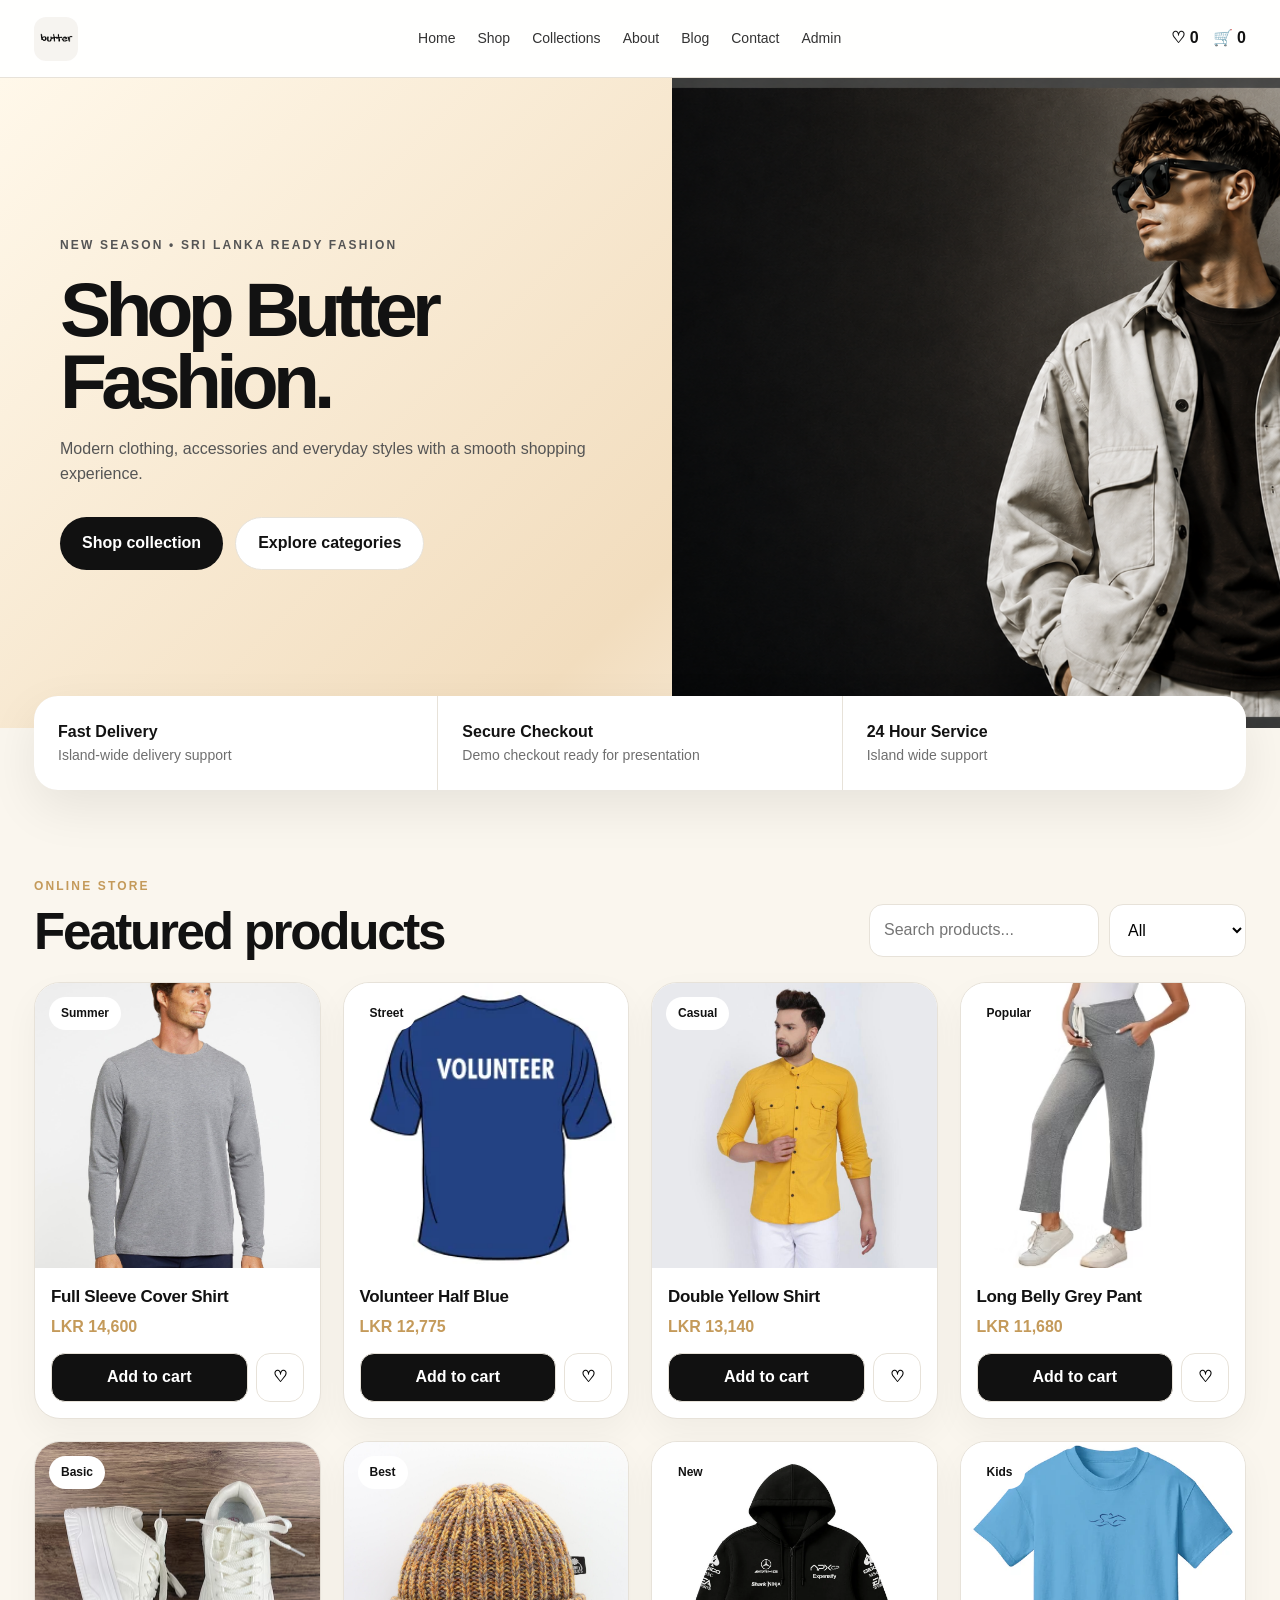
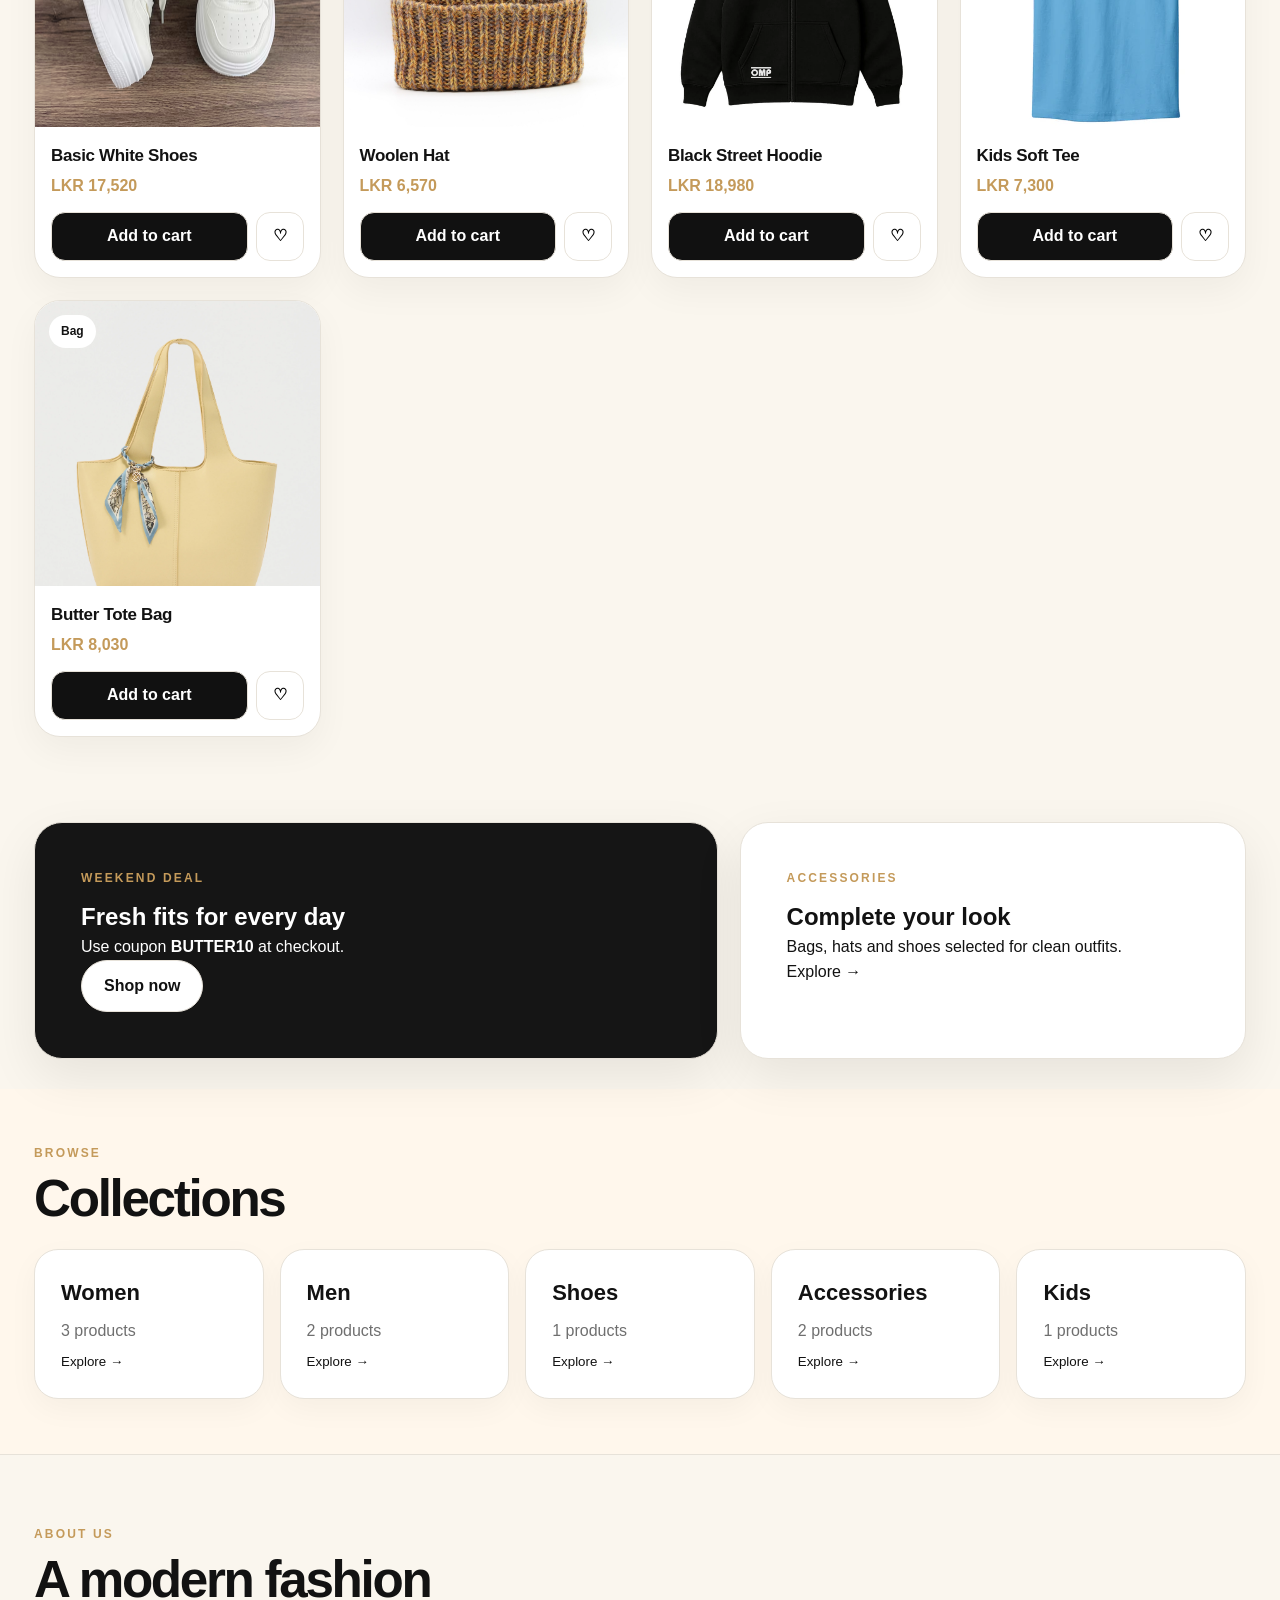
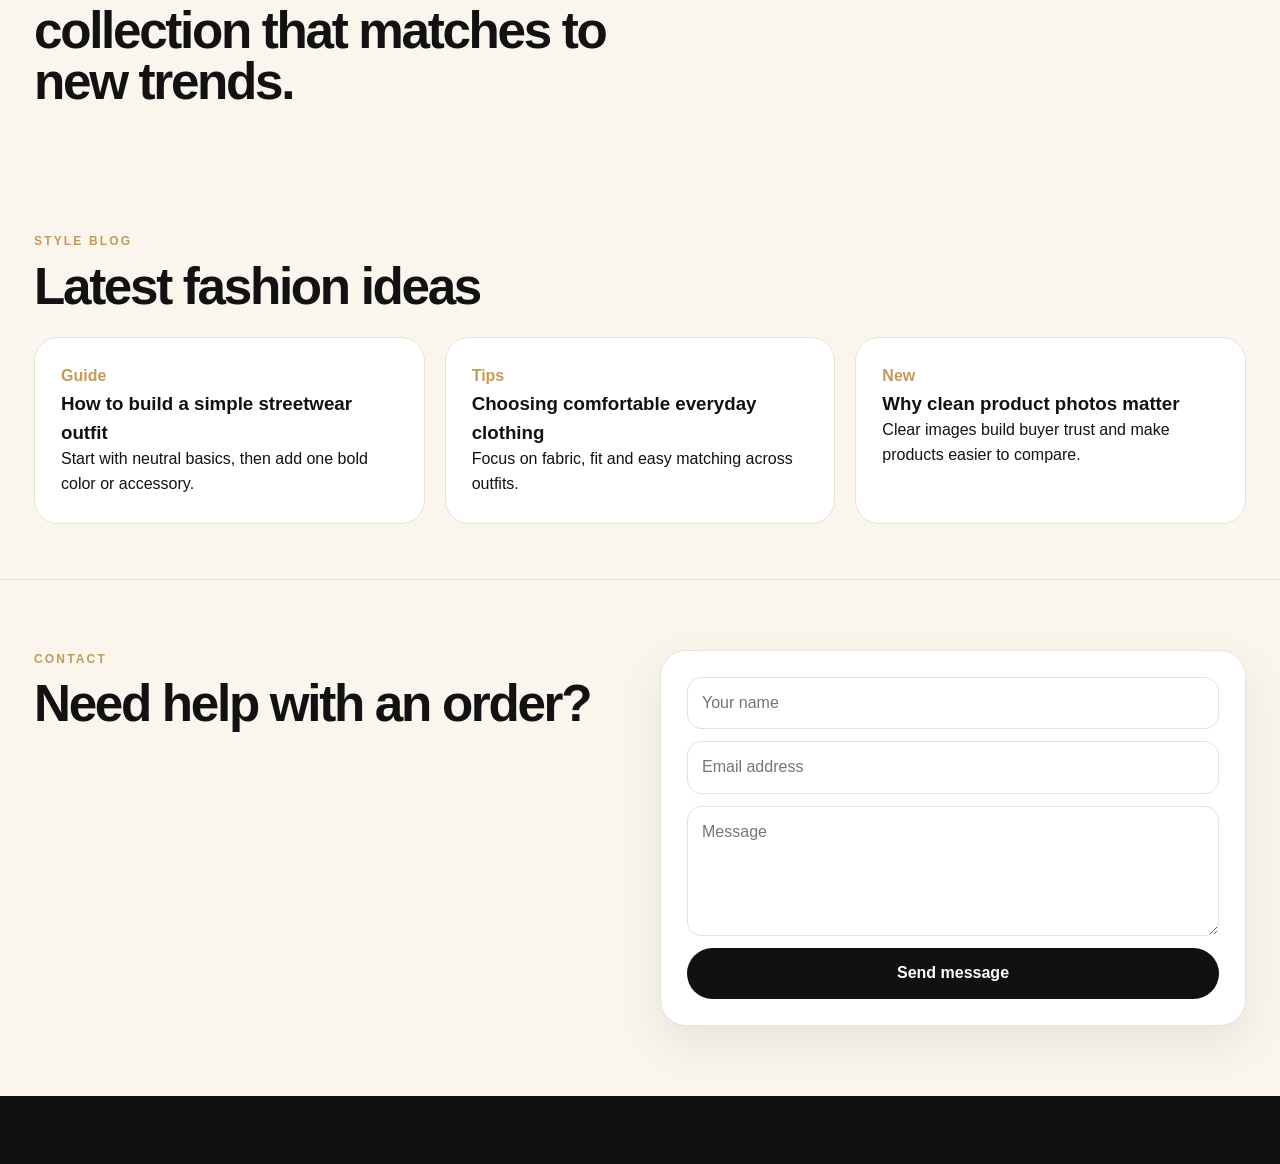
<file: index.html>
<!DOCTYPE html>
<html lang="en">
<head>
  <meta charset="UTF-8" />
  <meta name="viewport" content="width=device-width, initial-scale=1.0" />
  <title>Butter Fashion | Premium Clothing Store</title>
  <link rel="icon" href="images/Butter_logo.png" type="image/png">
<link rel="shortcut icon" href="images/Butter_logo.png" type="image/png">
<link rel="apple-touch-icon" href="images/Butter_logo.png">
  <link rel="stylesheet" href="style.css" />
  <script defer src="app.js"></script>
</head>
<body>
<header class="topbar">
  <a class="brand" href="index.html"><img src="images/Butter_logo.png" alt="Butter Fashion logo"><span><br><b></b></span></a>
  <button class="hamb" id="menuBtn" aria-label="Open menu">☰</button>
  <nav class="nav" id="mainNav">
    <a href="#home">Home</a><a href="#shop">Shop</a>
    <a href="#collections">Collections</a>
    <a href="#about">About</a>
    <a href="#blog">Blog</a>
    <a href="#contact">Contact</a>
    <a href="admin-login.html">Admin</a>
  </nav>
  <div class="icons"><a href="wishlist.html">♡ <b id="wishCount">0</b></a><a href="cart.html">🛒 <b id="cartCount">0</b></a></div>
</header>

<main id="home">
  <section class="hero">
    <div class="hero-copy">
      <p class="eyebrow">New season • Sri Lanka ready fashion</p>
      <h1> Shop Butter Fashion.</h1>
      <p>Modern clothing, accessories and everyday styles with a smooth shopping experience.</p>
      <div class="hero-actions"><a class="btn dark" href="#shop">Shop collection</a><a class="btn light" href="#collections">Explore categories</a></div>
    </div>
    <div class="hero-model"><img src="images/hero.png" alt="Butter Fashion hero model" onerror="this.src='images/Full Sleeve Cover Shirt.jpg'"></div>
  </section>

  <section class="trust-strip">
    <div><b>Fast Delivery</b><span>Island-wide delivery support</span></div>
    <div><b>Secure Checkout</b><span>Demo checkout ready for presentation</span></div>
    <div><b>24 Hour Service</b><span>Island wide support</span></div>
  </section>

  <section class="section" id="shop">
    <div class="section-head"><div><p class="eyebrow">Online store</p><h2>Featured products</h2></div><div class="filters"><input id="searchBox" placeholder="Search products..."><select id="categoryFilter"><option value="All">All categories</option></select></div></div>
    <div class="products grid4" id="shopProducts"></div>
  </section>

  <section class="promo-grid">
    <article class="promo dark-promo"><p class="eyebrow">Weekend deal</p><h2>Fresh fits for every day</h2><p>Use coupon <b>BUTTER10</b> at checkout.</p>
      <a class="btn light" href="#shop">Shop now</a></article>
    <article class="promo"><p class="eyebrow">Accessories</p><h2>Complete your look</h2><p>Bags, hats and shoes selected for clean outfits.</p><a href="#shop">Explore →</a></article>
  </section>

  <section class="section soft" id="collections">
    <div class="section-head"><div><p class="eyebrow">Browse</p><h2>Collections</h2></div></div>
    <div class="collection-row" id="collectionCards"></div>
  </section>

  <section class="split-section" id="about">
    <div><p class="eyebrow">About us</p><h2>
      A modern fashion collection that matches to new trends.</h2></div>
      </section>

  <section class="section" id="blog">
    <div class="section-head"><div><p class="eyebrow">Style blog</p>
      <h2>Latest fashion ideas</h2></div></div>
    <div class="blog-grid"><article><span>Guide</span>
      <h3>How to build a simple streetwear outfit</h3><p>Start with neutral basics, then add one bold color or accessory.</p></article>
      <article><span>Tips</span><h3>Choosing comfortable everyday clothing</h3><p>Focus on fabric, fit and easy matching across outfits.</p></article><article><span>New</span><h3>Why clean product photos matter</h3>
      <p>Clear images build buyer trust and make products easier to compare.</p></article></div>
  </section>

  <section class="contact-section" id="contact">
    <div><p class="eyebrow">Contact</p><h2>Need help with an order?</h2>
    </div>
    <form id="contactForm"><input required placeholder="Your name"><input required type="email" placeholder="Email address"><textarea required placeholder="Message"></textarea><button class="btn dark">Send message</button></form>
  </section>
</main>
<footer></footer>
</body>
</html>
</file>
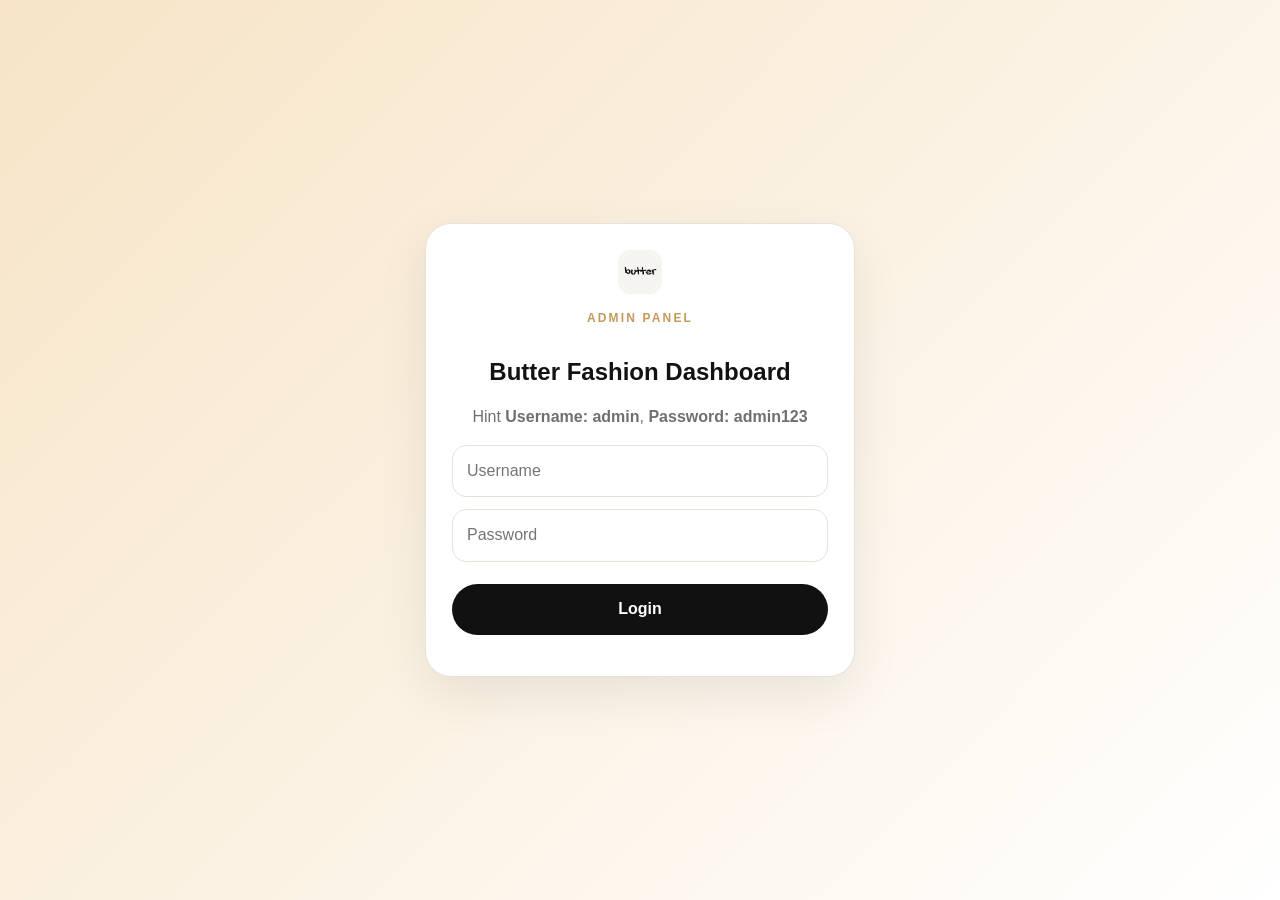
<file: admin-login.html>
<!DOCTYPE html>
<html lang="en">
<head>
    <meta charset="UTF-8">
    <meta name="viewport" content="width=device-width, initial-scale=1.0">
    <title>Butter Fashion Admin Login</title>
    <link rel="icon" href="images/Butter_logo.png" type="image/png">
<link rel="shortcut icon" href="images/Butter_logo.png" type="image/png">
<link rel="apple-touch-icon" href="images/Butter_logo.png">
    <link rel="stylesheet" href="style.css">
</head>

<body class="login-body">

    <div class="login-card">

        <div class="brand center">
            <img src="images/Butter_logo.png" alt="Butter Fashion Logo">
        </div>

        <p class="eyebrow">Admin Panel</p>
        <h2>Butter Fashion Dashboard</h2>
        <p style="color:#6f6f6f;">
            Hint <b>Username: admin</b>, <b>Password: admin123</b>
        </p>

        <form id="loginForm" class="form-card" style="border:none;box-shadow:none;padding:0;">
            
            <input
                type="text"
                id="username"
                placeholder="Username"
                required
            >

            <input
                type="password"
                id="password"
                placeholder="Password"
                required
            >

            <button type="submit" class="btn dark full">
                Login
            </button>

        </form>

        <p id="errorMsg" style="color:red;font-size:14px;"></p>

    </div>

<script>

document.getElementById("loginForm").addEventListener("submit", function(e){

    e.preventDefault();

    const username = document.getElementById("username").value.trim();
    const password = document.getElementById("password").value.trim();

    if(username === "admin" && password === "admin123"){

        localStorage.setItem("adminLoggedIn","true");

        window.location.href = "dashboard.html";

    }else{

        document.getElementById("errorMsg").textContent =
        "Invalid Username or Password";

    }

});

</script>

</body>
</html>
</file>
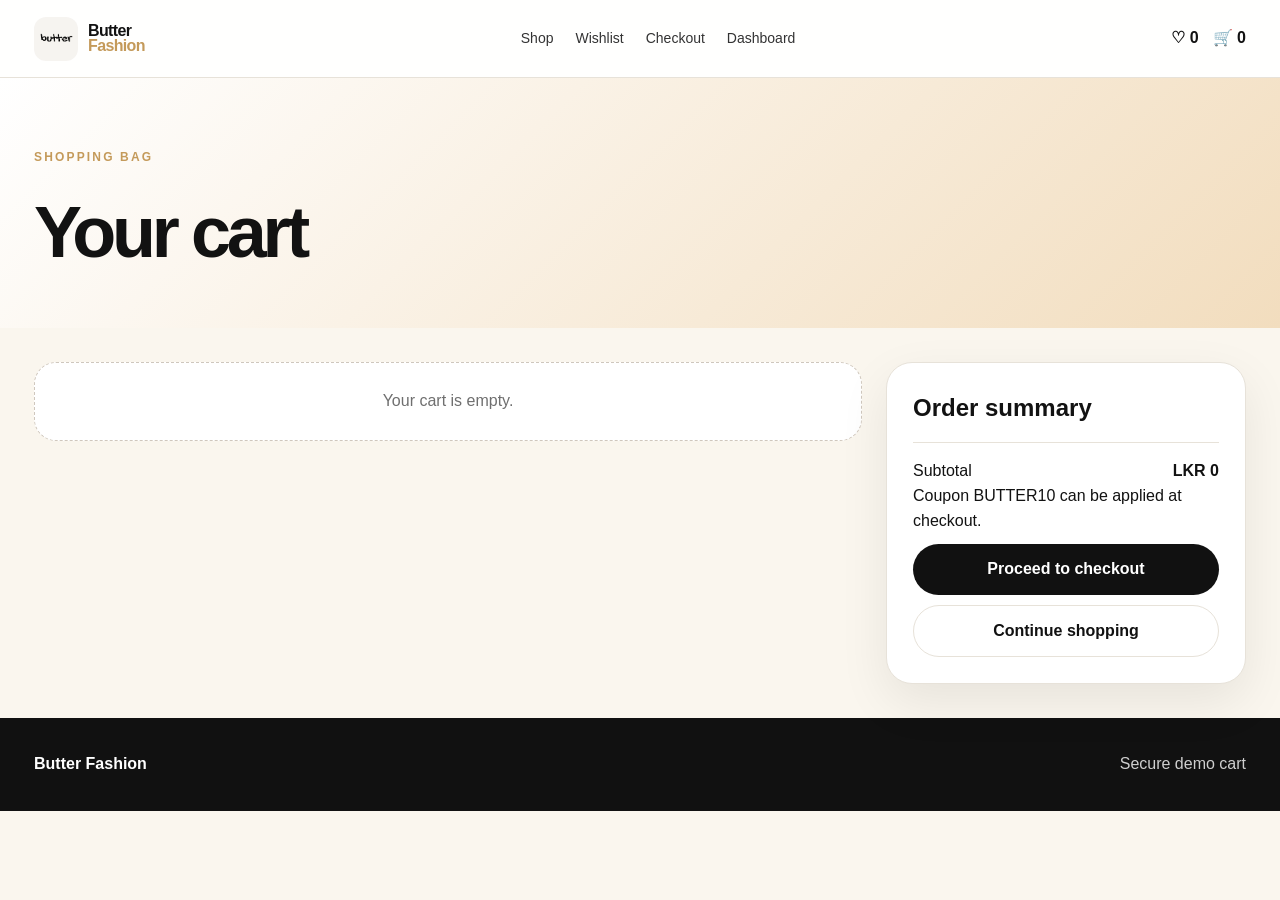
<file: cart.html>
<!DOCTYPE html><html lang="en">
    <head><meta charset="UTF-8">
        <meta name="viewport" content="width=device-width, initial-scale=1.0"><title>Cart | Butter Fashion</title>
        <link rel="stylesheet" href="style.css"><script defer src="app.js"></script></head><body>
<header class="topbar"><a class="brand" href="index.html"><img src="images/Butter_logo.png" alt="logo"><span>Butter<br>
    <b>Fashion</b></span></a><nav class="nav show-desktop"><a href="index.html#shop">Shop</a>
        <a href="wishlist.html">Wishlist</a><a href="checkout.html">Checkout</a>
        <a href="dashboard.html">Dashboard</a></nav><div class="icons"><a href="wishlist.html">♡
             <b id="wishCount">0</b></a><a href="cart.html">🛒 <b id="cartCount">0</b></a></div></header>
<section class="page-hero"><p class="eyebrow">Shopping bag</p><h1>Your cart</h1>
</section><main class="cart-layout"><section id="cartItems" class="cart-list">

</section><aside class="summary-card"><h2>Order summary</h2><div class="summary-line">
    <span>Subtotal</span>
    <b id="subtotal">LKR 0.00</b></div><p>Coupon BUTTER10 can be applied at checkout.</p>
    <a class="btn dark full" href="checkout.html">Proceed to checkout</a>
    <a class="btn light full" href="index.html#shop">Continue shopping</a></aside></main>
    <footer><b>Butter Fashion</b><span>Secure demo cart</span></footer></body></html>
</file>
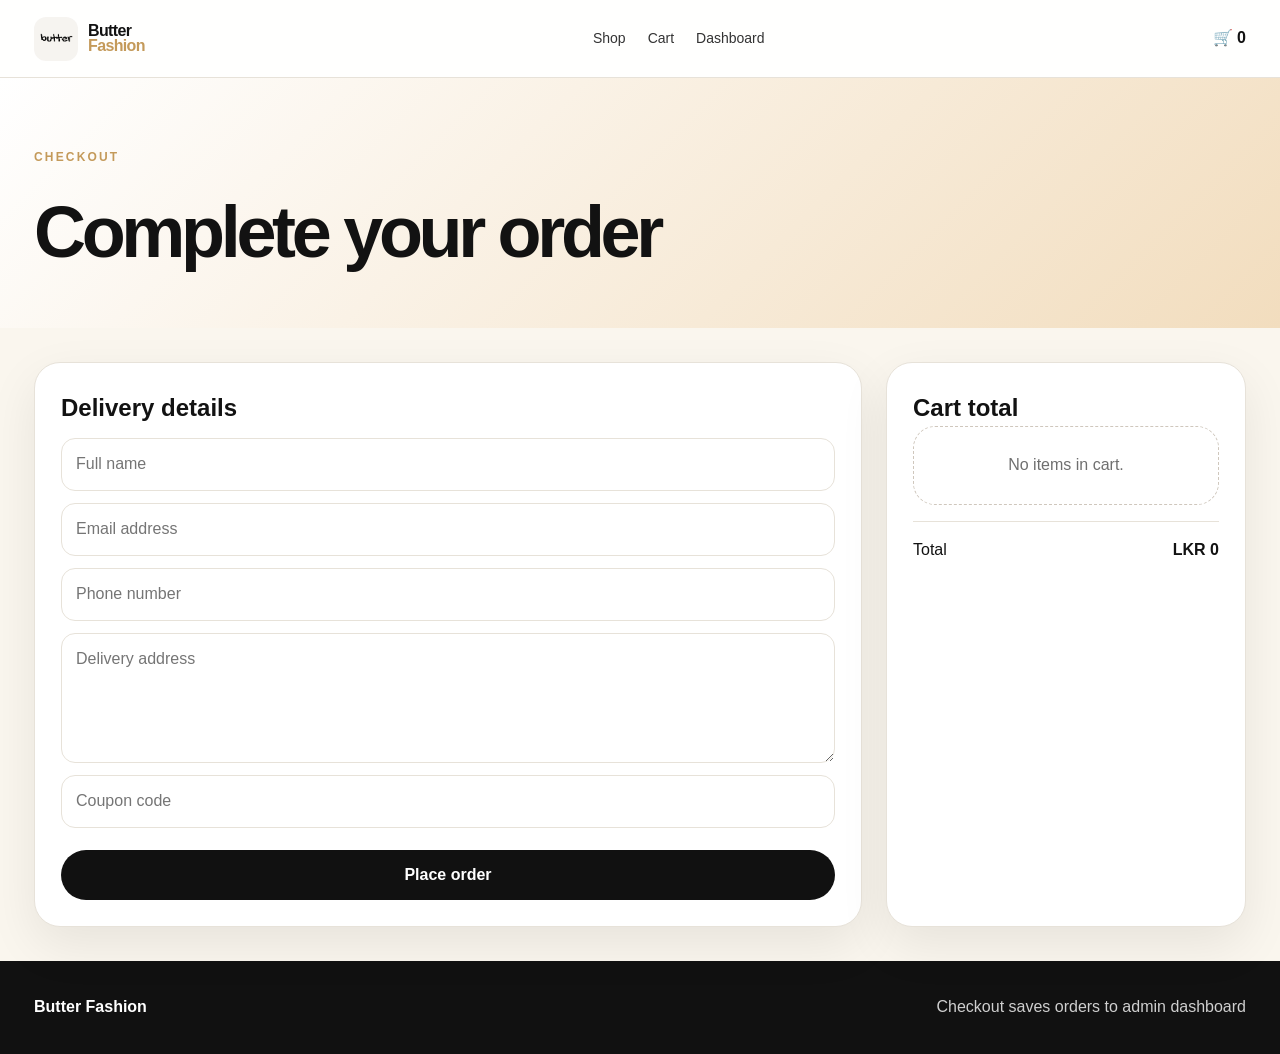
<file: checkout.html>
<!DOCTYPE html><html lang="en">
    <head>
    <meta charset="UTF-8">
    <meta name="viewport" content="width=device-width, initial-scale=1.0">
    <title>Checkout | Butter Fashion</title><link rel="stylesheet" href="style.css">
    <link rel="icon" href="images/Butter_logo.png" type="image/png">
<link rel="shortcut icon" href="images/Butter_logo.png" type="image/png">
<link rel="apple-touch-icon" href="images/Butter_logo.png">
    <script defer src="app.js"></script></head><body>
<header class="topbar"><a class="brand" href="index.html">
    <img src="images/Butter_logo.png" alt="logo">
    <span>Butter<br><b>Fashion</b></span></a>
    <nav class="nav show-desktop">
        <a href="index.html#shop">Shop</a><a href="cart.html">Cart</a>
        <a href="dashboard.html">Dashboard</a></nav><div class="icons">
            <a href="cart.html">🛒 <b id="cartCount">0</b></a></div></header>
<section class="page-hero"><p class="eyebrow">Checkout</p><h1>Complete your order</h1>
</section><main class="checkout-layout"><form id="checkoutForm" class="form-card"><h2>Delivery details</h2>
    <input required id="customerName" placeholder="Full name">
    <input required id="customerEmail" type="email" placeholder="Email address">
    <input required id="customerPhone" placeholder="Phone number">
    <textarea required id="customerAddress" placeholder="Delivery address"></textarea>
    <input id="couponCode" placeholder="Coupon code">
    <button class="btn dark full">Place order</button></form>
    <aside class="summary-card"><h2>Cart total</h2>
        <div id="checkoutItems"></div>
        <div class="summary-line">
            <span>Total</span>
            <b id="checkoutTotal">LKR 0.00</b></div></aside></main>
            <footer><b>Butter Fashion</b><span>Checkout saves orders to admin dashboard</span></footer></body></html>
</file>
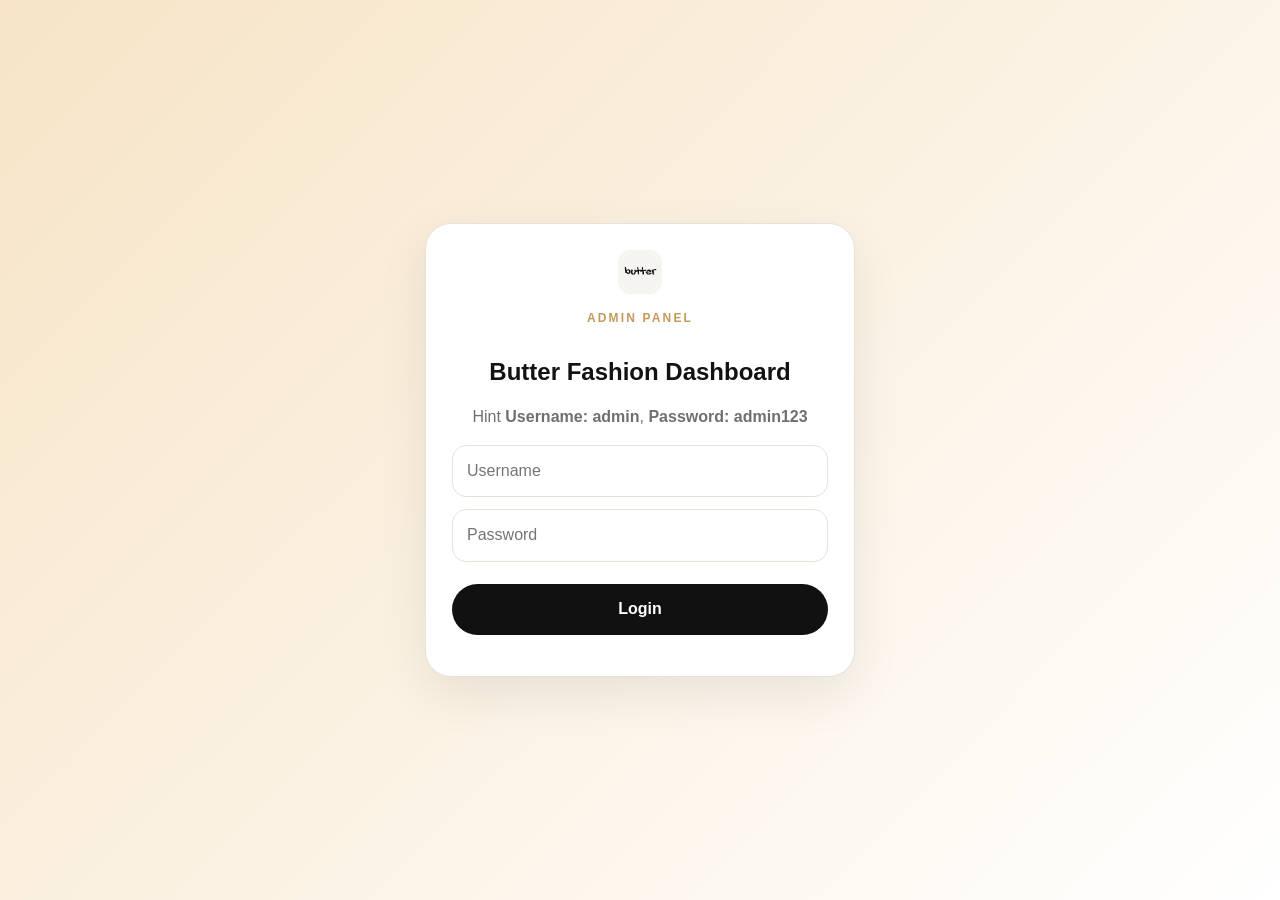
<file: dashboard.html>
<!DOCTYPE html>
<script>
if(localStorage.getItem("adminLoggedIn") !== "true"){
    window.location.href = "admin-login.html";
}
</script>

<button class="btn light" onclick="logout()">
    Logout
</button>

<script>
function logout(){
    localStorage.removeItem("adminLoggedIn");
    window.location.href = "admin-login.html";
}
</script>



<html lang="en">
    <head><meta charset="UTF-8">
    <meta name="viewport" content="width=device-width, initial-scale=1.0">
    <title>Admin Dashboard | Butter Fashion</title>
    <link rel="icon" href="images/Butter_logo.png" type="image/png">
<link rel="shortcut icon" href="images/Butter_logo.png" type="image/png">
<link rel="apple-touch-icon" href="images/Butter_logo.png">
    <link rel="stylesheet" href="style.css"><script defer src="app.js"></script></head><body>
<header class="admin-top">
    <a class="brand" href="index.html">
        <img src="images/Butter_logo.png" alt="logo">
    <span><br>
        <b></b></span></a>
    <div><a class="btn light" href="index.html">View website</a>
        <button id="logoutBtn" class="btn dark">Logout</button></div></header>
<main class="dashboard-shell">
    <aside class="side-nav">
    <button data-tab="overview" class="active">Overview</button>
    <button data-tab="products">Products</button><button data-tab="orders">Orders</button>
    <button data-tab="customers">Customers</button>
    <button data-tab="categories">Categories</button>
    <button data-tab="coupons">Coupons</button>
    <button data-tab="settings">Settings</button></aside>
<section class="dashboard-content">
<div class="dash-tab active" id="tab-overview">
    <h1>Dashboard overview</h1>
    <div class="stat-grid">
        <article><span>Total Products</span>
            <b id="statProducts">0</b></article><article><span>Orders</span>
                <b id="statOrders">0</b></article><article><span>Customers</span>
                    <b id="statCustomers">0</b></article><article><span>Revenue</span>
                        <b id="statRevenue">LKR 0</b></article></div></div>
<div class="dash-tab" id="tab-products"><h1>Products</h1>
    <form id="productForm" class="admin-form">
        <input id="pName" required placeholder="Product name">
        <input id="pPrice" required type="number" placeholder="USD price">
        <select id="pCategory"><option>Women</option><option>Men</option>
            <option>Kids</option><option>Shoes</option><option>Accessories</option></select>
            <input id="pBadge" placeholder="Badge"><input id="pImage" placeholder="Image path e.g. images/item.jpg">
            <button class="btn dark">Add product</button></form><div id="adminProducts" class="admin-list"></div></div>
<div class="dash-tab" id="tab-orders"><h1>Orders</h1>
    <div id="adminOrders" class="admin-list"></div></div>
<div class="dash-tab" id="tab-customers"><h1>Customers</h1>
    <div id="adminCustomers" class="admin-list"></div></div>
<div class="dash-tab" id="tab-categories"><h1>Categories</h1>
    <div class="collection-row" id="adminCategories"></div></div>
<div class="dash-tab" id="tab-coupons"><h1>Coupons</h1><form id="couponForm" class="admin-form">
    <input id="couponName" placeholder="Coupon code">
    <input id="couponDiscount" type="number" placeholder="Discount %">
    <button class="btn dark">Add coupon</button></form>
    <div id="adminCoupons" class="admin-list"></div></div>
<div class="dash-tab" id="tab-settings"><h1>Settings</h1>
    <form id="settingsForm" class="form-card"><input id="storeName" placeholder="Store name">
        <input id="storeEmail" placeholder="Store email"><textarea id="storeNote" placeholder="Store notice"></textarea>
        <button class="btn dark">Save settings</button></form></div>
</section></main></body></html>
</file>
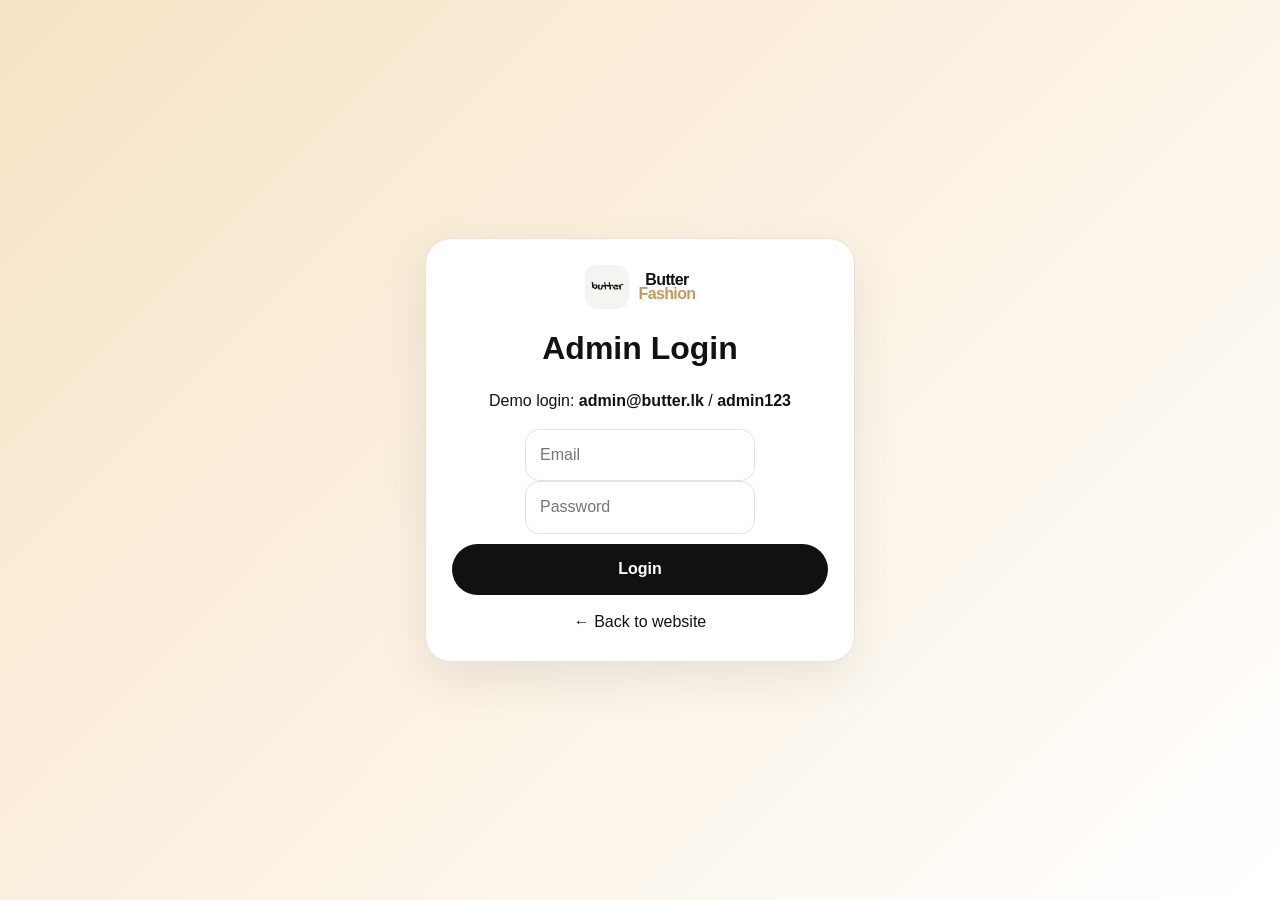
<file: login.html>
<!DOCTYPE html>
<html lang="en"><head><meta charset="UTF-8">
    <meta name="viewport" content="width=device-width, initial-scale=1.0">
    <title>Admin Login | Butter Fashion</title>
    <link rel="stylesheet" href="style.css">
    <script defer src="app.js"></script></head>
    <body class="login-body"><main class="login-card">
        <a class="brand center" href="index.html">
            <img src="images/Butter_logo.png" alt="logo">
            <span>Butter<br><b>Fashion</b></span></a>
            <h1>Admin Login</h1><p>Demo login: <b>admin@butter.lk</b> / <b>admin123</b>
            </p><form id="loginForm">
                <input id="loginEmail" type="email" placeholder="Email">
                <input id="loginPassword" type="password" placeholder="Password">
                <button class="btn dark full">Login</button></form><a href="index.html">← Back to website</a></main>
            </body></html>
</file>
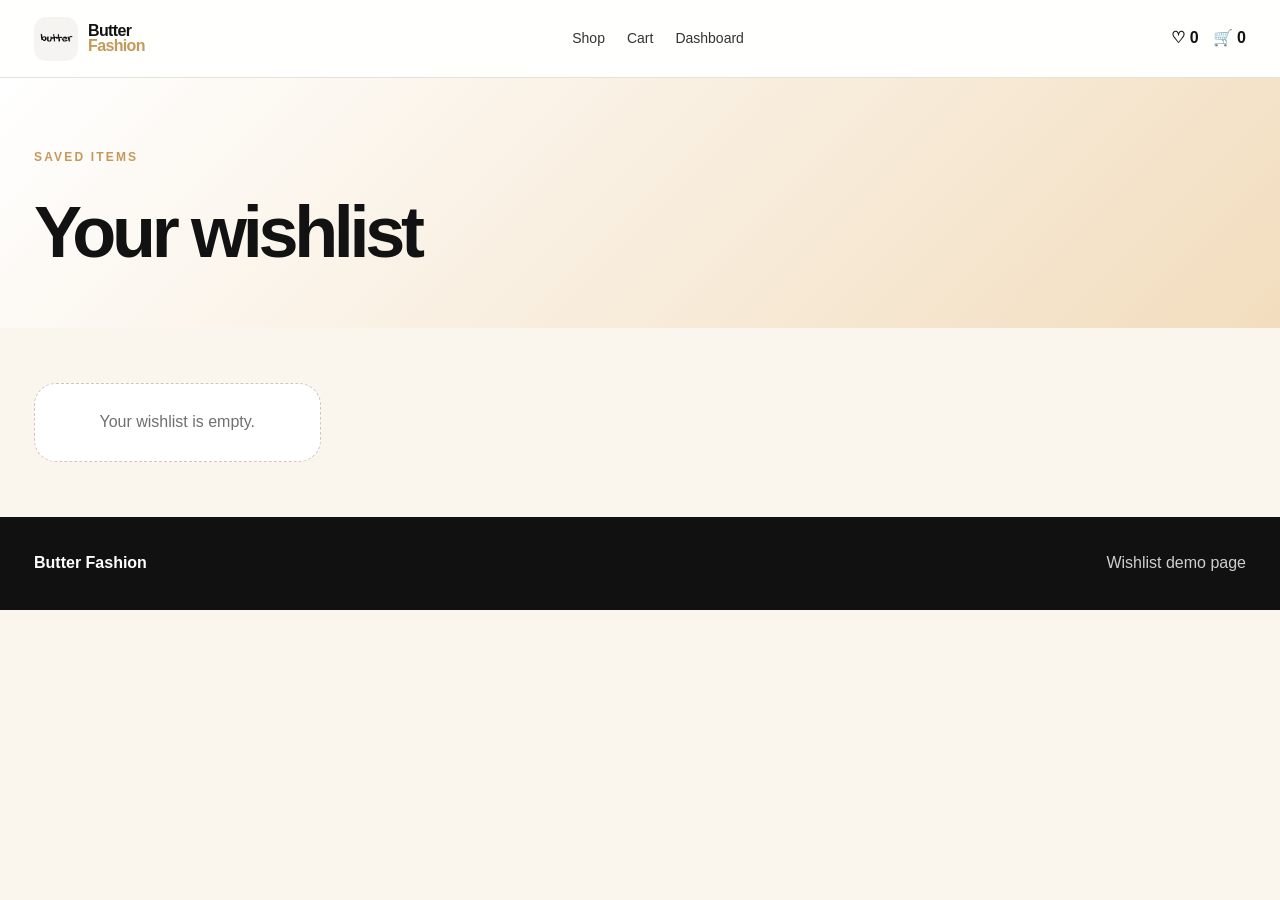
<file: wishlist.html>
<!DOCTYPE html>
<html lang="en"><head>
    <meta charset="UTF-8">
    <meta name="viewport" content="width=device-width, initial-scale=1.0">
    <title>Wishlist | Butter Fashion</title><link rel="stylesheet" href="style.css">
    <link rel="icon" href="images/Butter_logo.png" type="image/png">
<link rel="shortcut icon" href="images/Butter_logo.png" type="image/png">
<link rel="apple-touch-icon" href="images/Butter_logo.png">
    <script defer src="app.js"></script></head><body>
<header class="topbar"><a class="brand" href="index.html">
    <img src="images/Butter_logo.png" alt="logo"><span>Butter<br><b>Fashion</b></span></a>
    <nav class="nav show-desktop"><a href="index.html#shop">Shop</a><a href="cart.html">Cart</a>
        <a href="dashboard.html">Dashboard</a></nav><div class="icons"><a href="wishlist.html">♡
     <b id="wishCount">0</b></a><a href="cart.html">🛒 <b id="cartCount">0</b></a></div></header>
<section class="page-hero"><p class="eyebrow">Saved items</p>
    <h1>Your wishlist</h1></section><main class="section"><div class="products grid4" id="wishlistProducts"></div>
    </main><footer><b>Butter Fashion</b><span>Wishlist demo page</span></footer></body></html>
</file>
<file: style.css>
:root{--dark:#121212;
    --muted:#6f6f6f;
    --line:#e7e2d9;--cream:#faf6ee;--soft:#f4eadc;
    --card:#fff;
    --accent:#c49a5a;
    --shadow:0 18px 50px rgba(18,18,18,.08)}*{box-sizing:border-box;margin:0;padding:0}
    html{scroll-behavior:smooth}
    body{font-family:Inter,Arial,sans-serif;background:var(--cream);color:var(
        --dark);line-height:1.55}a{text-decoration:none;color:inherit}
        img{max-width:100%;display:block}button,input,select,textarea{
            font:inherit}button{cursor:pointer}
            .topbar,.admin-top{height:78px;background:rgba(255,255,255,.94);backdrop-filter:blur(12px);
                display:flex;align-items:center;justify-content:space-between;gap:20px;padding:0 34px;
                position:sticky;top:0;z-index:20;border-bottom:1px solid var(--line)}.brand{display:flex;align-items:center;gap:10px;
                    font-weight:800;letter-spacing:-.04em}.brand img{width:44px;height:44px;object-fit:contain;
                        border-radius:12px}.brand span{line-height:.9}.brand b{color:var(--accent)}.brand.center{
                            justify-content:center}
                        .nav{display:flex;gap:22px;font-size:14px;align-items:center}.nav a{color:#333}.nav a:hover{color:var(
                            --accent)}.icons{display:flex;gap:14px;align-items:center;font-weight:700}
                        .hamb{display:none;background:#111;color:#fff;border:0;border-radius:10px;
                            padding:8px 12px}.hero{display:grid;grid-template-columns:1.05fr .95fr;
                            min-height:650px;background:linear-gradient(
                            135deg,#fff8ea,#f2ddbe 60%,#fff)}.hero-copy{padding:105px 60px;
                                display:flex;flex-direction:column;justify-content:center;align-items:flex-start}
                                .eyebrow{text-transform:uppercase;letter-spacing:.18em;color:var(--accent);font-size:12px;
                                    font-weight:900;margin-bottom:10px}.hero h1{font-size:clamp(42px,6vw,84px);line-height:
                                        .94;letter-spacing:-.075em;margin:8px 0 20px}.hero p{max-width:540px;color:#555}
                                        .hero-actions{display:flex;gap:12px;margin-top:30px;flex-wrap:wrap}
                                        .hero-model{min-height:400px;overflow:hidden}
                                        .hero-model img{width:100%;height:100%;object-fit:cover;object-position:center}
                                        .btn{display:inline-flex;justify-content:center;align-items:center;border:0;
                                            border-radius:999px;padding:13px 22px;font-weight:800}
                                            .btn.dark{background:#111;color:#fff}
                                            .btn.light{background:#fff;color:#111;border:1px solid var(--line)}
                                            .btn.full{width:100%;margin-top:10px}
                                            .trust-strip{display:grid;grid-template-columns:repeat(3,1fr);gap:1px;background:var(
        --line);margin:0 34px;transform:translateY(-32px);box-shadow:var(
            --shadow);border-radius:24px;overflow:hidden}
            .trust-strip 
            div{background:#fff;padding:24px}
            .trust-strip b,.trust-strip
             span{display:block}.trust-strip 
            span{color:var(--muted);font-size:14px}
            .section{padding:55px 34px}
            .section.soft{background:#fff7ec}
            .section-head{display:flex;justify-content:space-between;align-items:end;gap:20px;
                margin-bottom:25px}
                .section-head h2,.split-section h2,
                .contact-section h2{
                    font-size:clamp(30px,4vw,52px);
                    letter-spacing:-.045em;
                    line-height:1}.filters{display:flex;gap:10px;flex-wrap:wrap}
                    .filters input,
                    .filters select,input,select,textarea{border:1px solid var(
                        --line);border-radius:14px;padding:13px 14px;
                        background:#fff;outline:none}
                    textarea{min-height:130px;resize:vertical}
                    .products{padding:0}
                    .grid4{display:grid;grid-template-columns:repeat(4,1fr);gap:22px}
                    .product{background:#fff;border:1px solid var(
                        --line);border-radius:26px;overflow:hidden;box-shadow:0 14px 35px rgba(0,0,0,.045);transition:.25s}
                        .product:hover{transform:translateY(-5px);box-shadow:var(--shadow)}
                        .product-img{height:285px;background:#eee;position:relative;overflow:hidden}
                        .product-img img{width:100%;height:100%;object-fit:cover;transition:.35s}
                        .product:hover 
                        .product-img img{transform:scale(1.05)}
                        .badge{position:absolute;top:14px;left:14px;background:#fff;border-radius:999px;
                            padding:7px 12px;font-size:12px;font-weight:900}
                            .product-body{padding:16px}
                            .product h3{font-size:17px;letter-spacing:-.02em}
                            .price{color:var(--accent);font-weight:900;margin:4px 0 14px}
                            .product-actions{display:grid;grid-template-columns:1fr 48px;gap:8px}
                            .product-actions button{border:1px solid var(--line);border-radius:14px;padding:11px;background:#fff;font-weight:800}
                            .product-actions button:first-child{background:#111;color:#fff}
                            .promo-grid{display:grid;grid-template-columns:1.35fr 1fr;gap:22px;padding:30px 34px}
                            .promo{background:#fff;border:1px solid var(--line);border-radius:28px;padding:46px;box-shadow:var(
                                --shadow);min-height:230px}
                                .dark-promo{background:#151515;color:#fff}
                                .collection-row{display:grid;grid-template-columns:repeat(5,1fr);gap:16px}
                                .collection-card{background:#fff;border:1px solid var(--line);border-radius:24px;padding:26px;min-height:150px;display:flex;
                                    flex-direction:column;justify-content:space-between;box-shadow:0 10px 30px rgba(0,0,0,.04)}
                                    .collection-card b{font-size:22px}
                                    .collection-card span{color:var(--muted)}
                                    .split-section,.contact-section{display:grid;grid-template-columns:1fr 1fr;gap:40px;padding:70px 34px;border-top:1px solid var(
                                        --line)}
                                        .blog-grid{display:grid;grid-template-columns:repeat(3,1fr);gap:20px}
                                        .blog-grid article{background:#fff;border:1px solid var(--line);border-radius:24px;padding:26px}
                                        .blog-grid span{color:var(--accent);font-weight:900}
                                        .contact-section form,
                                        .form-card,
                                        .summary-card,.login-card{background:#fff;border:1px solid var(
                                            --line);border-radius:26px;padding:26px;box-shadow:var(
                                                --shadow)}.contact-section form,
                                                .form-card{display:grid;gap:12px}
                                                .page-hero{padding:70px 34px 40px;background:linear-gradient(135deg,#fff,#f2ddbe)}
                                                .page-hero h1{font-size:clamp(40px,6vw,72px);letter-spacing:-.06em}
                                                .cart-layout,
                                                .checkout-layout{display:grid;grid-template-columns:1fr 360px;gap:24px;padding:34px}
                                                .cart-row,.admin-row,.checkout-item{background:#fff;border:1px solid var(
                                                    --line);border-radius:20px;margin-bottom:12px;padding:14px;display:flex;align-items:center;justify-content:space-between;gap:12px}
                                                    .row-main{display:flex;align-items:center;gap:13px}
                                                    .row-main img{width:76px;height:76px;border-radius:16px;object-fit:cover}
                                                    .row-actions{display:flex;gap:6px;flex-wrap:wrap}
                                                    .row-actions button{border:1px solid var(
                                                        --line);background:#fff;border-radius:10px;padding:8px 11px}
                                                    .summary-line{display:flex;justify-content:space-between;border-top:1px solid var(
                                                        --line);padding-top:16px;margin-top:16px}
                                                        .login-body{min-height:100vh;display:grid;place-items:center;padding:20px;background:linear-gradient(135deg,#f7e4c6,#fff)}
                                                        .login-card{width:min(430px,100%);display:grid;gap:15px;text-align:center}
                                                        .admin-top{position:sticky}
                                                        .dashboard-shell{display:grid;grid-template-columns:250px 1fr;min-height:calc(100vh - 78px)}
                                                        .side-nav{background:#161616;padding:20px;display:flex;flex-direction:column;gap:8px}
                                                        .side-nav button{background:transparent;
                                                            color:#fff;border:0;text-align:left;padding:14px 16px;border-radius:14px;font-weight:800}
                                                            .side-nav button
                                                            .active,.side-nav button:hover{background:#fff;color:#111}
                                                            .dashboard-content{padding:28px}.dash-tab{display:none}.dash-tab.active{display:block}
                                                            .stat-grid{display:grid;grid-template-columns:repeat(4,1fr);gap:18px;margin:25px 0}
                                                            .stat-grid article{background:#fff;border:1px solid var(--line);border-radius:22px;padding:24px}
                                                            .stat-grid span{color:var(--muted)}.stat-grid b{display:block;font-size:30px;margin-top:5px}
                                                            .admin-form{display:grid;grid-template-columns:repeat(6,1fr);gap:10px;margin:20px 0;background:#fff;border:1px solid var(--line);border-radius:22px;padding:18px}
                                                            .admin-list{margin-top:14px}
                                                            .empty{background:#fff;border:1px dashed #cfc7bd;border-radius:22px;padding:26px;color:var(--muted);text-align:center}
                                                            footer{display:flex;justify-content:space-between;gap:18px;padding:34px;background:#111;color:#fff;flex-wrap:wrap}
                                                            footer span{color:#cfcfcf}@media(max-width:1050px){
                                                                .grid4{grid-template-columns:repeat(3,1fr)}
                                                                .collection-row{grid-template-columns:repeat(3,1fr)}
                                                                .stat-grid{grid-template-columns:repeat(2,1fr)}
                                                                .admin-form{grid-template-columns:1fr 1fr}}@media(max-width:780px){
                                                                    .topbar,.admin-top{padding:0 16px}
                                                                    .hamb{display:block}
                                                                    .nav{display:none;position:absolute;top:78px;left:0;right:0;background:#fff;padding:18px;flex-direction:column;align-items:flex-start;border-bottom:1px solid var(--line)}
                                                                    .nav.show{display:flex}.show-desktop{display:flex;position:static;flex-direction:row;padding:0;border:0}
                                                                    .hero,.split-section,.contact-section,.cart-layout,.checkout-layout,.dashboard-shell{grid-template-columns:1fr}
                                                                    .hero-copy{padding:60px 22px}.trust-strip,.grid4,.promo-grid,.blog-grid{grid-template-columns:1fr;margin:0}
                                                        .section,.promo-grid,.split-section,.contact-section,
                                                        .cart-layout,.checkout-layout,.dashboard-content,.page-hero{padding-left:18px;padding-right:18px}
                                                        .collection-row{grid-template-columns:1fr}.side-nav{display:grid;grid-template-columns:1fr 1fr;background:#111}
                                                        .stat-grid,.admin-form{grid-template-columns:1fr}footer{padding:28px 18px}.icons{font-size:14px}}
</file>
